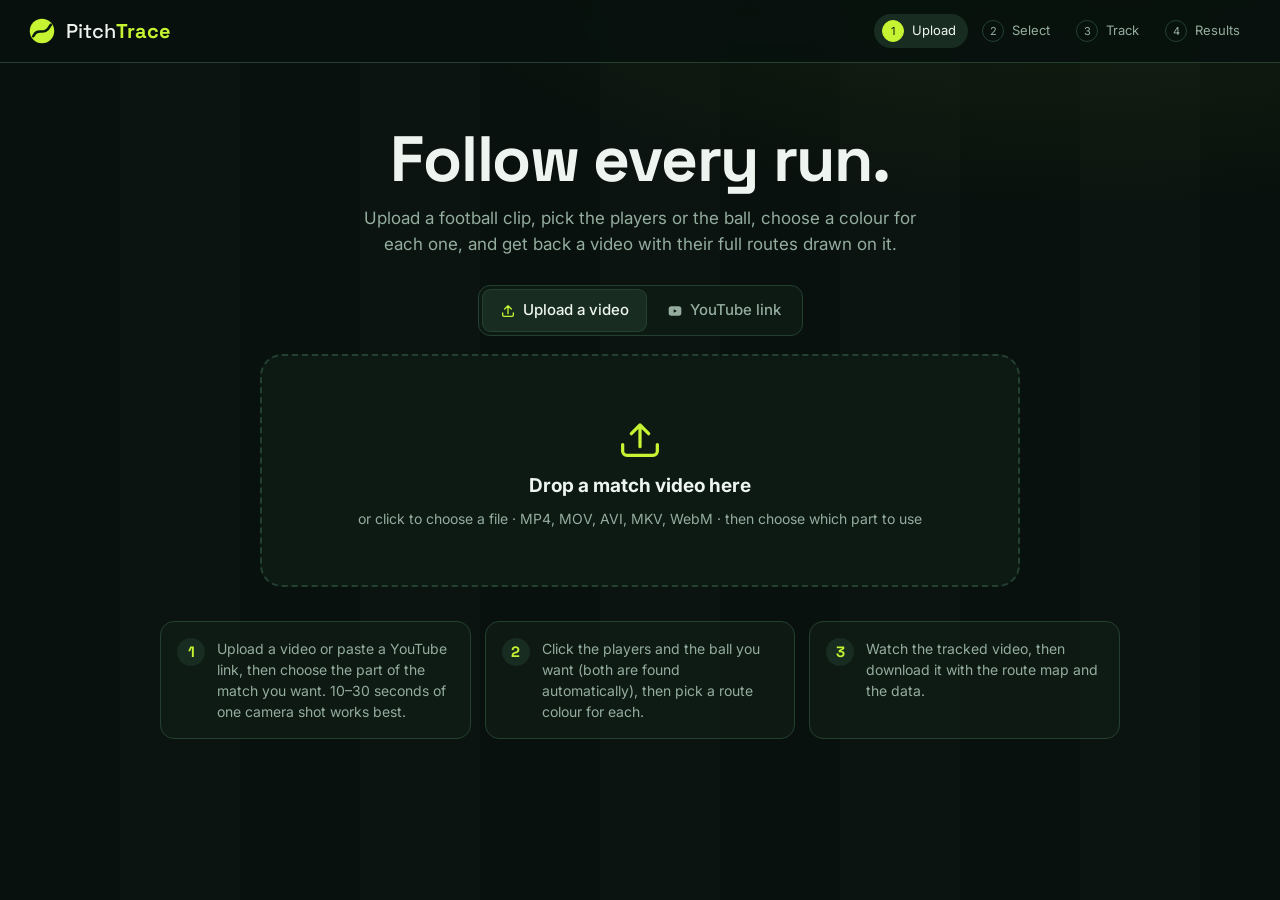
<file: static/index.html>
<!DOCTYPE html>
<html lang="en">
<head>
<meta charset="utf-8">
<meta name="viewport" content="width=device-width, initial-scale=1">
<title>PitchTrace · Football Route Tracker</title>
<link rel="preconnect" href="https://fonts.googleapis.com">
<link rel="preconnect" href="https://fonts.gstatic.com" crossorigin>
<link href="https://fonts.googleapis.com/css2?family=Inter:wght@400;500;600;700&family=Space+Grotesk:wght@500;700&display=swap" rel="stylesheet">
<link rel="stylesheet" href="/static/style.css">
<link rel="icon" href="data:image/svg+xml,%3Csvg xmlns='http://www.w3.org/2000/svg' viewBox='0 0 32 32'%3E%3Ccircle cx='16' cy='16' r='14' fill='%23c6f432'/%3E%3Cpath d='M6 22 C12 10, 18 24, 26 9' stroke='%23071a10' stroke-width='3' fill='none' stroke-linecap='round'/%3E%3C/svg%3E">
</head>
<body>
<header class="topbar">
  <a class="brand" href="/" id="homeLink">
    <svg viewBox="0 0 32 32" width="28" height="28" aria-hidden="true"><circle cx="16" cy="16" r="14" fill="var(--accent)"/><path d="M6 22 C12 10, 18 24, 26 9" stroke="#071a10" stroke-width="3" fill="none" stroke-linecap="round"/></svg>
    <span>Pitch<b>Trace</b></span>
  </a>
  <ol class="steps" id="steps">
    <li data-step="upload">Upload</li>
    <li data-step="select">Select</li>
    <li data-step="track">Track</li>
    <li data-step="results">Results</li>
  </ol>
</header>

<main>
  <!-- ============ 1. UPLOAD ============ -->
  <section id="view-upload" class="view">
    <div class="hero">
      <h1>Follow every run.</h1>
      <p>Upload a football clip, pick the players or the ball, choose a colour for each one, and get back a video with their full routes drawn on it.</p>
    </div>
    <div class="src-tabs">
      <div class="seg" id="srcSeg">
        <button class="on" data-src="file">
          <svg viewBox="0 0 24 24" width="16" height="16"><path d="M12 16V4m0 0-5 5m5-5 5 5M4 15v3a2 2 0 0 0 2 2h12a2 2 0 0 0 2-2v-3" stroke="currentColor" stroke-width="2" fill="none" stroke-linecap="round" stroke-linejoin="round"/></svg>Upload a video</button>
        <button data-src="link">
          <svg viewBox="0 0 24 24" width="16" height="16"><rect x="2.5" y="5" width="19" height="14" rx="4" fill="currentColor"/><path d="M10 9.2v5.6l4.8-2.8z" fill="var(--bg)"/></svg>YouTube link</button>
      </div>
    </div>

    <!-- upload a file -->
    <div id="srcFile">
      <label class="drop" id="drop">
        <input type="file" id="fileInput" accept="video/*,.mkv,.avi" hidden>
        <div class="drop-inner">
          <svg viewBox="0 0 48 48" width="52" height="52" aria-hidden="true"><path d="M24 32V12m0 0-8 8m8-8 8 8" stroke="currentColor" stroke-width="3" fill="none" stroke-linecap="round" stroke-linejoin="round"/><path d="M8 30v6a4 4 0 0 0 4 4h24a4 4 0 0 0 4-4v-6" stroke="currentColor" stroke-width="3" fill="none" stroke-linecap="round"/></svg>
          <strong>Drop a match video here</strong>
          <span>or click to choose a file · MP4, MOV, AVI, MKV, WebM · then choose which part to use</span>
        </div>
      </label>
      <div class="clip hidden" id="fileClip">
        <div class="clip-player">
          <video id="filePreview" controls muted playsinline preload="metadata"></video>
          <p class="note hidden" id="noPreview">Your browser can't preview this file type, but it can still be used. Type the start and end times, or leave the end empty to use the whole video.</p>
        </div>
        <div class="clip-side">
          <h3 id="fileName"></h3>
          <span class="meta" id="fileInfo"></span>
          <div id="fileRange"></div>
          <button class="primary big" id="uploadBtn">Upload this part</button>
          <button class="link" id="otherFile">Choose another file</button>
        </div>
      </div>
    </div>

    <!-- YouTube link -->
    <div id="srcLink" class="hidden">
      <form class="link-row" id="linkForm">
        <input type="url" id="linkInput" placeholder="Paste a YouTube link, e.g. https://www.youtube.com/watch?v=…" autocomplete="off" required>
        <button class="primary" id="linkCheck" type="submit">Check link</button>
      </form>
      <div class="clip hidden" id="linkClip">
        <div class="clip-player">
          <div class="yt-wrap"><div id="ytPlayer"></div><img id="ytThumb" class="hidden" alt=""><p class="nopv hidden" id="noLinkPreview">No preview for this link. Type the start and end times of the part you want.</p></div>
        </div>
        <div class="clip-side">
          <h3 id="linkTitle"></h3>
          <span class="meta" id="linkInfo"></span>
          <div id="linkRange"></div>
          <button class="primary big" id="fetchBtn">Get this part</button>
          <p class="note">Only the selected part is downloaded, at up to 1080p.</p>
        </div>
      </div>
    </div>

    <div class="busy hidden" id="busy">
      <strong id="busyLabel">Working…</strong>
      <div class="bar"><i id="busyBar"></i></div>
      <span id="busySub">Keep this tab open</span>
    </div>
    <p class="error hidden" id="uploadError"></p>
    <div class="how">
      <div><b>1</b><span>Upload a video or paste a YouTube link, then choose the part of the match you want. 10–30 seconds of one camera shot works best.</span></div>
      <div><b>2</b><span>Click the players and the ball you want (both are found automatically), then pick a route colour for each.</span></div>
      <div><b>3</b><span>Watch the tracked video, then download it with the route map and the data.</span></div>
    </div>
  </section>

  <!-- ============ 2. SELECT ============ -->
  <section id="view-select" class="view hidden">
    <div class="select-grid">
      <div class="stage-col">
        <div class="toolbar">
          <div class="seg" role="tablist" aria-label="Selection mode">
            <button class="on" data-mode="click" id="modeClick">
              <svg viewBox="0 0 24 24" width="16" height="16"><path d="M5 3l14 8-6 2-2 6z" fill="currentColor"/></svg>Click to select</button>
            <button data-mode="draw" id="modeDraw">
              <svg viewBox="0 0 24 24" width="16" height="16"><rect x="4" y="4" width="16" height="16" rx="2" stroke="currentColor" stroke-width="2" fill="none" stroke-dasharray="4 3"/></svg>Draw a box</button>
          </div>
          <span class="hint" id="modeHint">Players found on this frame are outlined. Click one to track it.</span>
        </div>
        <div class="stage" id="stage">
          <canvas id="canvas"></canvas>
          <div class="stage-msg hidden" id="stageMsg"></div>
          <div class="loading hidden" id="frameLoading"><i></i></div>
        </div>
        <div class="scrub">
          <button class="icon" id="prevFrame" title="Previous frame" aria-label="Previous frame">‹</button>
          <input type="range" id="frameSlider" min="0" max="0" value="0" aria-label="Start frame">
          <button class="icon" id="nextFrame" title="Next frame" aria-label="Next frame">›</button>
          <span class="time" id="frameTime">0:00.0</span>
        </div>
        <p class="note" id="scrubNote">Slide to a frame where your player or the ball is clearly visible. Tracking starts from this frame.</p>
      </div>

      <aside class="panel">
        <div class="panel-head">
          <h2>Your selection</h2>
          <button class="link hidden" id="clearAll">Clear all</button>
        </div>
        <div id="targets" class="targets"></div>
        <div class="empty" id="targetsEmpty">
          Nothing selected yet. Click a player or the ball (yellow ring) on the frame. If the ball isn’t found, switch to <b>Draw a box</b>.
        </div>

        <details class="options" open>
          <summary>Tracking options</summary>
          <label class="field">
            <span>Track until <em id="endLabel"></em></span>
            <input type="range" id="endSlider" min="1" max="1" value="1">
            <small id="cutNote"></small>
          </label>
          <div class="field">
            <span>Speed</span>
            <div class="seg small" id="speedSeg">
              <button class="on" data-step="1">Best</button>
              <button data-step="2">Faster</button>
              <button data-step="3">Fastest</button>
            </div>
            <small id="speedHint">Every frame is analysed.</small>
          </div>
          <div class="field">
            <span>Route on video</span>
            <div class="seg small" id="trailSeg">
              <button class="on" data-trail="full">Full route</button>
              <button data-trail="recent">Last 3 seconds</button>
            </div>
          </div>
          <label class="switch">
            <input type="checkbox" id="enhance" checked>
            <i></i><span>Enhance frames first <small>(clearer colours and edges)</small></span>
          </label>
        </details>
        <button class="primary big" id="startBtn" disabled>Start tracking</button>
        <p class="estimate" id="estimate"></p>
      </aside>
    </div>
  </section>

  <!-- ============ 3. TRACKING ============ -->
  <section id="view-track" class="view hidden">
    <div class="track-card">
      <div class="pulse"><span></span></div>
      <h2 id="trackStage">Starting…</h2>
      <div class="bar big"><i id="trackBar"></i></div>
      <div class="track-meta"><span id="trackPct">0%</span><span id="trackEta"></span></div>
      <div class="chips" id="trackChips"></div>
      <p class="note">Processing runs on the server, so you can leave this page and come back with the same link.</p>
      <button class="ghost" id="cancelBtn">Cancel</button>
      <p class="error hidden" id="trackError"></p>
      <button class="primary hidden" id="backFromError">Back to selection</button>
    </div>
  </section>

  <!-- ============ 4. RESULTS ============ -->
  <section id="view-results" class="view hidden">
    <div class="results-head">
      <div>
        <h1 id="resTitle">Results</h1>
        <p class="source" id="resSource"></p>
        <div class="chips" id="resChips"></div>
      </div>
      <div class="res-actions">
        <button class="ghost" id="trackAgain">Track other players</button>
        <button class="ghost" id="newVideo">New video</button>
      </div>
    </div>
    <div class="results-grid">
      <div>
        <nav class="tabs" id="tabs">
          <button class="on" data-tab="video">Video</button>
          <button data-tab="map">Route map</button>
          <button data-tab="analysis">Analysis</button>
          <button data-tab="pipeline">Pipeline</button>
          <button data-tab="check">Check accuracy</button>
        </nav>
        <div class="tab" id="tab-video">
          <video id="resVideo" controls playsinline preload="metadata"></video>
        </div>
        <div class="tab hidden" id="tab-map">
          <a id="mapLink" target="_blank" rel="noopener"><img id="mapImg" alt="Route map with the complete route of every target"></a>
          <p class="note">Frames are stitched into one view using the camera-motion estimate, so each route shows the complete path even when the camera pans. Open the image to see it full size.</p>
        </div>
        <div class="tab hidden" id="tab-analysis"></div>
        <div class="tab hidden" id="tab-pipeline"></div>
        <div class="tab hidden" id="tab-check"></div>
      </div>
      <aside class="panel downloads">
        <h2>Download</h2>
        <a class="dl" id="dlVideo"><b>Tracked video</b><span>MP4 with boxes and routes</span></a>
        <a class="dl" id="dlMap"><b>Route map</b><span>JPG image with complete routes</span></a>
        <a class="dl" id="dlCsv"><b>Positions</b><span>CSV, one row per frame per target</span></a>
        <a class="dl accent" id="dlZip"><b>Everything</b><span>ZIP with video, charts, pipeline images and metrics</span></a>
        <div class="stats" id="quickStats"></div>
      </aside>
    </div>
  </section>
</main>

<div class="toast hidden" id="toast"></div>
<script src="/static/app.js"></script>
</body>
</html>
</file>
<file: static/style.css>
:root{
  --bg:#08110d; --bg2:#0d1a14; --panel:#122219; --panel2:#182c21; --line:#244033;
  --ink:#eef5f0; --muted:#94ad9f; --accent:#c6f432; --accent-ink:#0b1a07; --danger:#ff6b5e;
  --radius:14px;
}
*{box-sizing:border-box}
html,body{margin:0;background:var(--bg);color:var(--ink);font:15px/1.5 Inter,system-ui,sans-serif}
body{min-height:100vh;background:
  radial-gradient(1200px 500px at 85% -10%, rgba(198,244,50,.08), transparent 60%),
  repeating-linear-gradient(90deg, transparent 0 120px, rgba(255,255,255,.012) 120px 240px), var(--bg)}
h1,h2,h3{font-family:"Space Grotesk",Inter,sans-serif;letter-spacing:-.02em;margin:0}
button{font:inherit;cursor:pointer}
a{color:inherit}
.hidden{display:none !important}

/* top bar */
.topbar{display:flex;align-items:center;justify-content:space-between;gap:16px;padding:14px 28px;border-bottom:1px solid var(--line);position:sticky;top:0;background:rgba(8,17,13,.86);backdrop-filter:blur(10px);z-index:10;flex-wrap:wrap}
.brand{display:flex;align-items:center;gap:10px;text-decoration:none;font-family:"Space Grotesk";font-size:20px;font-weight:500}
.brand b{color:var(--accent);font-weight:700}
.steps{display:flex;gap:6px;list-style:none;margin:0;padding:0;counter-reset:s}
.steps li{counter-increment:s;padding:6px 12px 6px 8px;border-radius:999px;color:var(--muted);font-size:13px;display:flex;align-items:center;gap:8px}
.steps li::before{content:counter(s);width:20px;height:20px;border-radius:50%;display:grid;place-items:center;border:1px solid var(--line);font-size:11px}
.steps li.on{background:var(--panel2);color:var(--ink)}
.steps li.on::before{background:var(--accent);color:var(--accent-ink);border-color:var(--accent)}
.steps li.done::before{content:"✓";background:var(--panel2);color:var(--accent)}

main{max-width:1320px;margin:0 auto;padding:28px}

/* upload */
.hero{max-width:720px;margin:36px auto 28px;text-align:center}
.hero h1{font-size:clamp(36px,6vw,64px);line-height:1.02}
.hero p{color:var(--muted);font-size:17px;margin:14px auto 0;max-width:560px}
.drop{display:block;max-width:760px;margin:0 auto;border:2px dashed var(--line);border-radius:22px;background:var(--bg2);cursor:pointer;transition:.15s}
.drop:hover,.drop.over{border-color:var(--accent);background:var(--panel)}
.drop-inner{display:flex;flex-direction:column;align-items:center;gap:8px;padding:56px 24px;text-align:center}
.drop-inner svg{color:var(--accent)}
.drop-inner strong{font-size:19px}
.drop-inner span{color:var(--muted);font-size:14px}
.bar{width:100%;max-width:420px;height:8px;background:var(--panel2);border-radius:99px;overflow:hidden}
.bar i{display:block;height:100%;width:0;background:var(--accent);border-radius:99px;transition:width .3s}
.bar.big{max-width:none;height:12px}
.bar.indeterminate i{width:35% !important;animation:slide 1.2s infinite ease-in-out}
@keyframes slide{0%{transform:translateX(-100%)}100%{transform:translateX(300%)}}
.how{display:grid;grid-template-columns:repeat(3,1fr);gap:14px;max-width:960px;margin:34px auto 0}
.how div{display:flex;gap:12px;align-items:flex-start;padding:16px;border:1px solid var(--line);border-radius:var(--radius);background:rgba(18,34,25,.5)}
.how b{flex:0 0 28px;height:28px;border-radius:50%;display:grid;place-items:center;background:var(--panel2);color:var(--accent);font-family:"Space Grotesk"}
.how span{color:var(--muted);font-size:14px}
.error{color:var(--danger);text-align:center;margin-top:14px}

/* select */
.select-grid{display:grid;grid-template-columns:minmax(0,1fr) 340px;gap:22px;align-items:start}
.toolbar{display:flex;align-items:center;gap:14px;margin-bottom:12px;flex-wrap:wrap}
.hint{color:var(--muted);font-size:13.5px}
.seg{display:inline-flex;background:var(--bg2);border:1px solid var(--line);border-radius:12px;padding:3px;gap:2px}
.seg button{border:0;background:none;color:var(--muted);padding:8px 14px;border-radius:9px;display:flex;align-items:center;gap:7px;font-weight:500}
.seg button.on{background:var(--panel2);color:var(--ink);box-shadow:inset 0 0 0 1px var(--line)}
.seg button.on svg{color:var(--accent)}
.seg.small button{padding:6px 11px;font-size:13.5px}
.stage{position:relative;border-radius:var(--radius);overflow:hidden;background:#000;border:1px solid var(--line);aspect-ratio:16/9}
.stage canvas{width:100%;height:100%;display:block;touch-action:none;cursor:crosshair}
.stage.click canvas{cursor:pointer}
.stage-msg{position:absolute;left:50%;bottom:14px;transform:translateX(-50%);background:rgba(8,17,13,.88);border:1px solid var(--line);padding:7px 14px;border-radius:99px;font-size:13.5px;white-space:nowrap}
.loading{position:absolute;top:12px;right:12px;width:22px;height:22px}
.loading i{display:block;width:100%;height:100%;border:3px solid rgba(255,255,255,.2);border-top-color:var(--accent);border-radius:50%;animation:spin .8s linear infinite}
@keyframes spin{to{transform:rotate(360deg)}}
.scrub{display:flex;align-items:center;gap:10px;margin-top:12px}
.scrub input{flex:1}
.icon{width:34px;height:34px;border-radius:9px;border:1px solid var(--line);background:var(--panel);color:var(--ink);font-size:20px;line-height:1}
.icon:disabled{opacity:.4}
.time{font-variant-numeric:tabular-nums;color:var(--muted);min-width:64px;text-align:right;font-size:14px}
.note{color:var(--muted);font-size:13px;margin:8px 0 0}
input[type=range]{accent-color:var(--accent);width:100%}
input[type=range]:disabled{opacity:.45}

.panel{background:var(--panel);border:1px solid var(--line);border-radius:var(--radius);padding:18px}
.panel h2{font-size:18px}
.panel-head{display:flex;justify-content:space-between;align-items:center;margin-bottom:12px}
.link{border:0;background:none;color:var(--muted);text-decoration:underline;font-size:13px;padding:0}
.empty{color:var(--muted);font-size:14px;padding:14px;border:1px dashed var(--line);border-radius:12px}
.targets{display:flex;flex-direction:column;gap:10px}
.target{background:var(--bg2);border:1px solid var(--line);border-left:5px solid var(--c);border-radius:12px;padding:10px 10px 10px 12px;display:grid;grid-template-columns:1fr auto;gap:8px}
.target input.name{background:none;border:0;border-bottom:1px solid transparent;color:var(--ink);font:600 15px Inter;padding:2px 0;width:100%}
.target input.name:focus{outline:none;border-bottom-color:var(--accent)}
.target .rm{border:0;background:none;color:var(--muted);font-size:18px;line-height:1;padding:2px 6px;border-radius:6px}
.target .rm:hover{color:var(--danger);background:rgba(255,107,94,.1)}
.target .row{grid-column:1/-1;display:flex;align-items:center;gap:8px;flex-wrap:wrap}
.swatches{display:flex;gap:5px;flex-wrap:wrap}
.swatches button{width:20px;height:20px;border-radius:50%;border:2px solid transparent;background:var(--s);padding:0}
.swatches button.on{border-color:#fff;box-shadow:0 0 0 2px var(--bg2)}
.custom{position:relative;width:22px;height:22px;border-radius:50%;overflow:hidden;background:conic-gradient(red,yellow,lime,cyan,blue,magenta,red);border:2px solid var(--line)}
.custom input{position:absolute;inset:-6px;opacity:0;cursor:pointer}
.kind{margin-left:auto}
.kind button{padding:3px 9px !important;font-size:12.5px !important}

.options{margin-top:16px;border-top:1px solid var(--line);padding-top:12px}
.options summary{cursor:pointer;font-weight:600;color:var(--muted);font-size:14px;margin-bottom:6px}
.field{display:flex;flex-direction:column;gap:6px;margin:12px 0}
.field>span{font-size:13.5px;font-weight:500}
.field em{font-style:normal;color:var(--muted);font-weight:400}
.field small{color:var(--muted);font-size:12.5px}
.switch{display:flex;align-items:center;gap:10px;margin:14px 0 4px;cursor:pointer;font-size:14px}
.switch input{display:none}
.switch i{width:38px;height:22px;border-radius:99px;background:var(--line);position:relative;flex:0 0 auto;transition:.2s}
.switch i::after{content:"";position:absolute;top:3px;left:3px;width:16px;height:16px;border-radius:50%;background:#fff;transition:.2s}
.switch input:checked+i{background:var(--accent)}
.switch input:checked+i::after{left:19px;background:var(--accent-ink)}
.switch small{color:var(--muted)}
.primary{background:var(--accent);color:var(--accent-ink);border:0;border-radius:12px;padding:11px 18px;font-weight:700}
.primary.big{width:100%;padding:15px;font-size:16px;margin-top:16px}
.primary:disabled{opacity:.35;cursor:not-allowed}
.ghost{background:none;border:1px solid var(--line);color:var(--ink);border-radius:12px;padding:9px 15px;font-weight:500}
.ghost:hover{border-color:var(--muted)}
.estimate{color:var(--muted);font-size:13px;text-align:center;margin:10px 0 0}

/* tracking */
.track-card{max-width:620px;margin:60px auto;text-align:center;background:var(--panel);border:1px solid var(--line);border-radius:22px;padding:40px 32px}
.track-card h2{font-size:24px;margin:18px 0 20px}
.track-meta{display:flex;justify-content:space-between;color:var(--muted);font-size:14px;margin-top:8px;font-variant-numeric:tabular-nums}
.pulse{width:64px;height:64px;margin:0 auto;border-radius:50%;background:rgba(198,244,50,.12);display:grid;place-items:center}
.pulse span{width:22px;height:22px;border-radius:50%;background:var(--accent);animation:pulse 1.4s infinite}
@keyframes pulse{0%{box-shadow:0 0 0 0 rgba(198,244,50,.5)}100%{box-shadow:0 0 0 22px rgba(198,244,50,0)}}
.chips{display:flex;flex-wrap:wrap;gap:8px;justify-content:center;margin:22px 0 4px}
.chip{display:inline-flex;align-items:center;gap:7px;padding:5px 11px;border-radius:99px;background:var(--bg2);border:1px solid var(--line);font-size:13.5px}
.chip i{width:10px;height:10px;border-radius:50%;background:var(--c)}
.track-card .ghost{margin-top:18px}

/* results */
.results-head{display:flex;justify-content:space-between;align-items:flex-end;gap:16px;margin-bottom:18px;flex-wrap:wrap}
.results-head h1{font-size:30px}
.results-head .chips{justify-content:flex-start;margin:10px 0 0}
.res-actions{display:flex;gap:10px}
.results-grid{display:grid;grid-template-columns:minmax(0,1fr) 300px;gap:22px;align-items:start}
.tabs{display:flex;gap:4px;border-bottom:1px solid var(--line);margin-bottom:16px;overflow-x:auto}
.tabs button{border:0;background:none;color:var(--muted);padding:10px 14px;font-weight:500;border-bottom:2px solid transparent;white-space:nowrap}
.tabs button.on{color:var(--ink);border-bottom-color:var(--accent)}
video,#mapImg{width:100%;border-radius:var(--radius);background:#000;display:block;border:1px solid var(--line)}
.downloads h2{margin-bottom:12px}
.dl{display:flex;flex-direction:column;padding:12px 14px;border:1px solid var(--line);border-radius:12px;margin-bottom:10px;text-decoration:none;background:var(--bg2);transition:.15s}
.dl:hover{border-color:var(--accent)}
.dl b{font-size:15px}
.dl b::after{content:" ↓";color:var(--accent)}
.dl span{color:var(--muted);font-size:13px}
.dl.accent{background:var(--accent);color:var(--accent-ink);border-color:var(--accent)}
.dl.accent b::after{color:var(--accent-ink)}
.dl.accent span{color:rgba(11,26,7,.75)}
.stats{margin-top:16px;display:grid;grid-template-columns:1fr 1fr;gap:8px}
.stat{background:var(--bg2);border-radius:10px;padding:10px 12px}
.stat b{display:block;font-family:"Space Grotesk";font-size:20px}
.stat span{color:var(--muted);font-size:12px}

.card{background:var(--panel);border:1px solid var(--line);border-radius:var(--radius);padding:18px;margin-bottom:16px}
.card h3{font-size:16px;margin-bottom:12px}
.card p.sub{color:var(--muted);font-size:13.5px;margin:-6px 0 12px}
table{width:100%;border-collapse:collapse;font-size:14px;font-variant-numeric:tabular-nums}
th,td{text-align:right;padding:8px 10px;border-bottom:1px solid var(--line);white-space:nowrap}
th:first-child,td:first-child{text-align:left}
th{color:var(--muted);font-weight:500;font-size:12.5px}
.tablewrap{overflow-x:auto}
.dot{display:inline-block;width:10px;height:10px;border-radius:50%;margin-right:8px;background:var(--c)}
.charts img,.figure img{width:100%;border-radius:10px;background:#fff;display:block}
.gallery{display:grid;grid-template-columns:repeat(auto-fill,minmax(230px,1fr));gap:12px}
.figure{margin:0}
.figure figcaption{color:var(--muted);font-size:12.5px;margin-top:6px}
.figure img{background:#000;cursor:zoom-in}
.kv{display:grid;grid-template-columns:auto 1fr;gap:4px 16px;font-size:13.5px}
.kv dt{color:var(--muted)}
.kv dd{margin:0;font-variant-numeric:tabular-nums}
.up{color:var(--accent)}
.spot{display:grid;grid-template-columns:repeat(auto-fill,minmax(280px,1fr));gap:14px}
.spot .item{background:var(--bg2);border:1px solid var(--line);border-radius:12px;overflow:hidden}
.spot img{width:100%;display:block;cursor:zoom-in}
.spot .marks{padding:8px 10px;display:flex;flex-direction:column;gap:6px}
.mark{display:flex;align-items:center;gap:8px;font-size:13px}
.mark .nm{flex:1;overflow:hidden;text-overflow:ellipsis;white-space:nowrap}
.mark button{border:1px solid var(--line);background:none;color:var(--muted);border-radius:8px;padding:2px 9px;font-size:13px}
.mark button.ok.on{background:#2bb673;border-color:#2bb673;color:#fff}
.mark button.bad.on{background:var(--danger);border-color:var(--danger);color:#fff}
.acc{display:flex;gap:10px;flex-wrap:wrap;align-items:center;margin-top:14px}
.lightbox{position:fixed;inset:0;background:rgba(0,0,0,.88);display:grid;place-items:center;z-index:50;padding:24px;cursor:zoom-out}
.lightbox img{max-width:100%;max-height:100%;border-radius:8px}
.lightbox p{position:absolute;bottom:18px;left:0;right:0;text-align:center;color:#ddd}

.toast{position:fixed;left:50%;bottom:24px;transform:translateX(-50%);background:var(--ink);color:var(--bg);padding:10px 18px;border-radius:12px;font-weight:500;z-index:60;box-shadow:0 8px 30px rgba(0,0,0,.4);max-width:90vw}

@media (max-width:980px){
  .select-grid,.results-grid{grid-template-columns:1fr}
  .how{grid-template-columns:1fr}
  main{padding:18px}
  .topbar{padding:12px 18px}
  .steps li{font-size:0;padding:4px}
  .steps li.on{font-size:13px;padding:6px 12px 6px 8px}
}
@media (max-width:700px){ .pipe{grid-template-columns:1fr !important} .res-actions{width:100%} .res-actions .ghost{flex:1} }

/* source tabs, clip selection */
.src-tabs{display:flex;justify-content:center;margin:0 0 18px}
.src-tabs .seg button{padding:10px 18px;font-size:15px}
.link-row{display:flex;gap:10px;max-width:760px;margin:0 auto}
.link-row input{flex:1;background:var(--bg2);border:1px solid var(--line);border-radius:12px;padding:13px 16px;color:var(--ink);font:inherit;min-width:0}
.link-row input:focus{outline:none;border-color:var(--accent)}
.clip{display:grid;grid-template-columns:minmax(0,1.5fr) minmax(280px,1fr);gap:20px;max-width:1100px;margin:18px auto 0;background:var(--panel);border:1px solid var(--line);border-radius:18px;padding:18px}
.clip-player video,.yt-wrap{width:100%;aspect-ratio:16/9;border-radius:12px;background:#000;display:block}
.yt-wrap{position:relative;overflow:hidden}
.yt-wrap iframe,.yt-wrap img{position:absolute;inset:0;width:100%;height:100%;border:0;object-fit:cover}
.clip-side h3{font-size:18px;word-break:break-word}
.clip-side .meta{color:var(--muted);font-size:13.5px;display:block;margin:4px 0 14px}
.clip-side .link{display:block;margin:12px auto 0}
.times{display:grid;grid-template-columns:auto 1fr auto;gap:8px 10px;align-items:center}
.times label{font-size:13.5px;font-weight:500}
.times input{background:var(--bg2);border:1px solid var(--line);border-radius:9px;padding:8px 10px;color:var(--ink);font:500 15px Inter;font-variant-numeric:tabular-nums;width:100%;min-width:0}
.times input:focus{outline:none;border-color:var(--accent)}
.times input.bad{border-color:var(--danger)}
.times button{background:var(--panel2);border:1px solid var(--line);color:var(--ink);border-radius:9px;padding:7px 10px;font-size:12.5px;white-space:nowrap}
.dual{position:relative;height:30px;margin:16px 4px 4px}
.dual .track{position:absolute;left:0;right:0;top:13px;height:5px;border-radius:9px;background:var(--panel2)}
.dual .sel{position:absolute;top:13px;height:5px;border-radius:9px;background:var(--accent)}
.dual input{position:absolute;left:0;top:4px;width:100%;margin:0;background:none;pointer-events:none;-webkit-appearance:none;appearance:none;height:22px}
.dual input::-webkit-slider-runnable-track{background:none;height:22px}
.dual input::-moz-range-track{background:none}
.dual input::-webkit-slider-thumb{-webkit-appearance:none;pointer-events:auto;width:18px;height:18px;border-radius:50%;background:var(--accent);border:3px solid var(--bg);margin-top:2px;cursor:grab;box-shadow:0 0 0 1px var(--accent)}
.dual input::-moz-range-thumb{pointer-events:auto;width:14px;height:14px;border-radius:50%;background:var(--accent);border:3px solid var(--bg);cursor:grab}
.span-info{font-size:13.5px;color:var(--muted);margin-top:6px;display:flex;justify-content:space-between;gap:8px;flex-wrap:wrap}
.span-info b{color:var(--ink)}
.span-info .warn{color:var(--danger)}
.busy{max-width:620px;margin:22px auto 0;display:flex;flex-direction:column;align-items:center;gap:10px;text-align:center;background:var(--panel);border:1px solid var(--line);border-radius:18px;padding:28px}
.busy strong{font-size:17px}
.busy span{color:var(--muted);font-size:14px}
.source{color:var(--muted);font-size:13.5px;margin:6px 0 0}
.source a{color:var(--accent)}
@media (max-width:980px){ .clip{grid-template-columns:1fr} .link-row{flex-direction:column} }
.times.nobtn{grid-template-columns:auto 1fr}
.nopv{position:absolute;inset:0;display:grid;place-items:center;text-align:center;padding:24px;color:var(--muted);margin:0}
</file>
